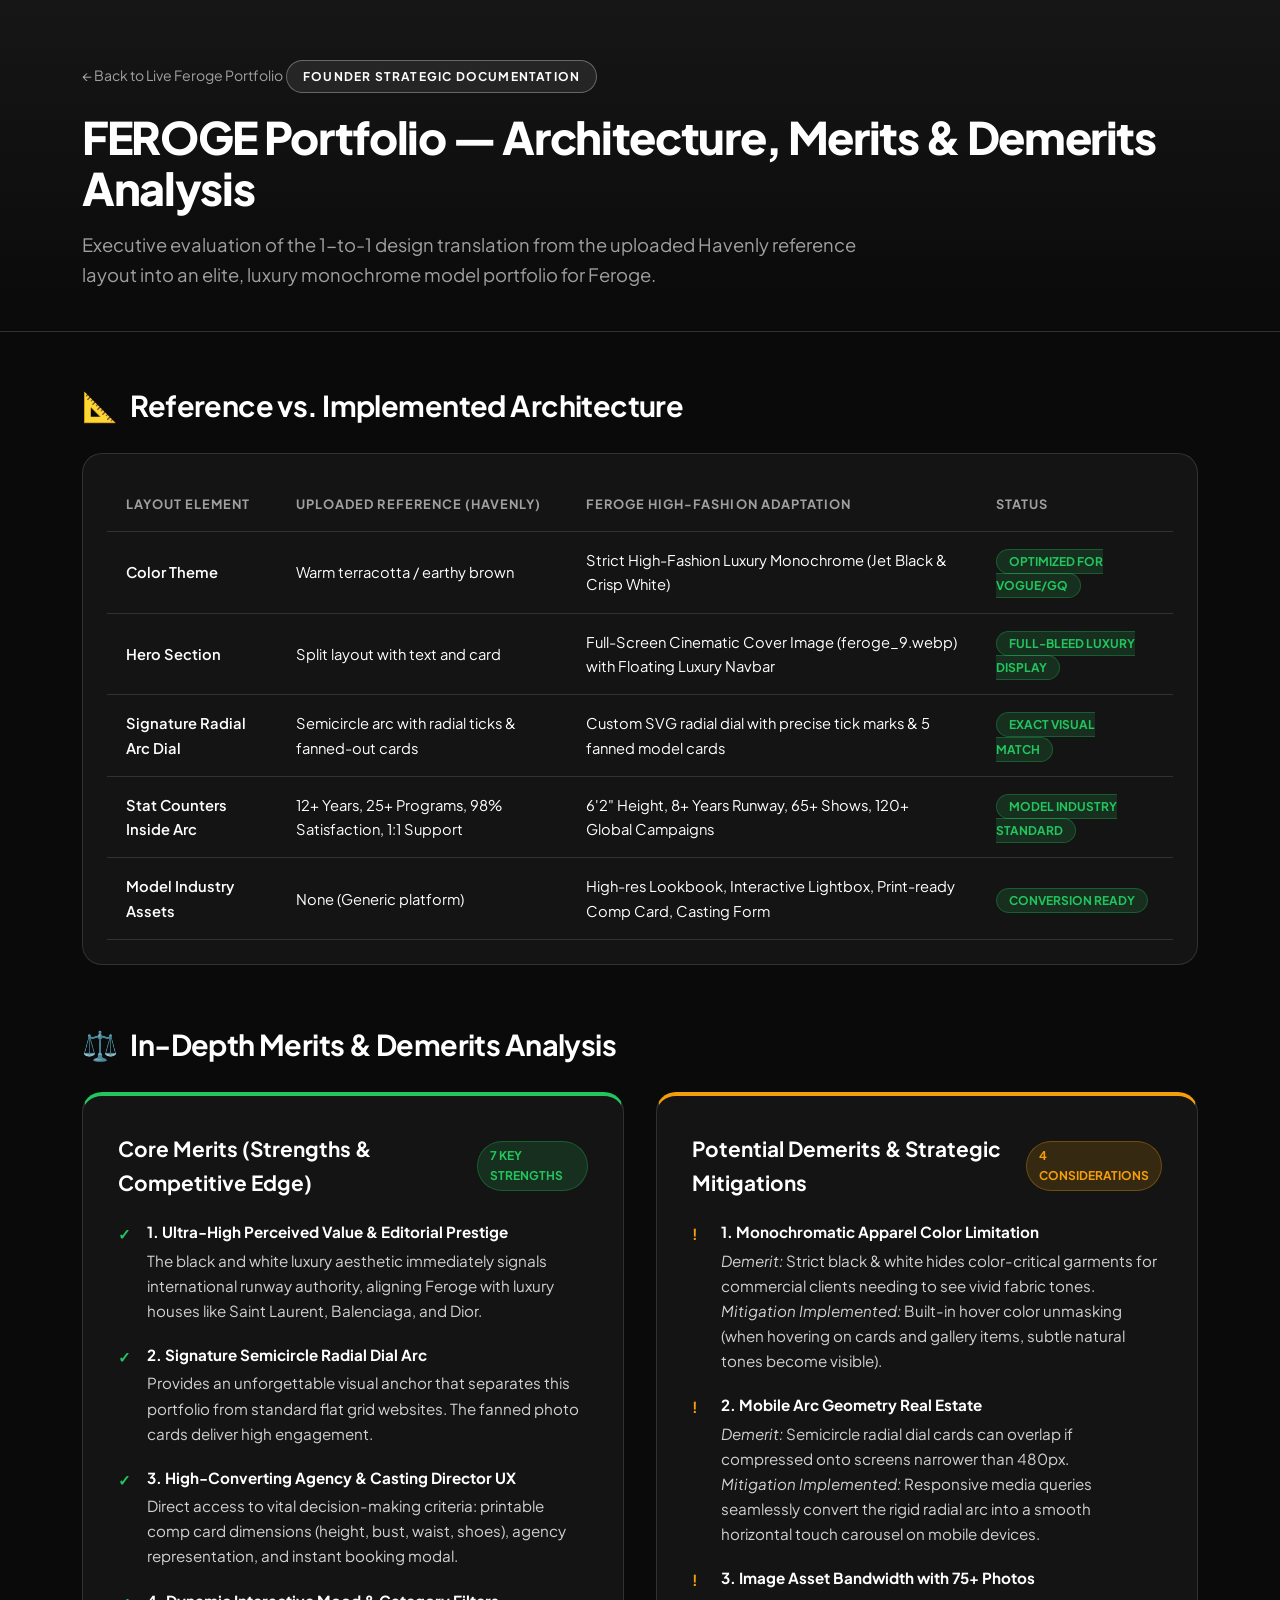
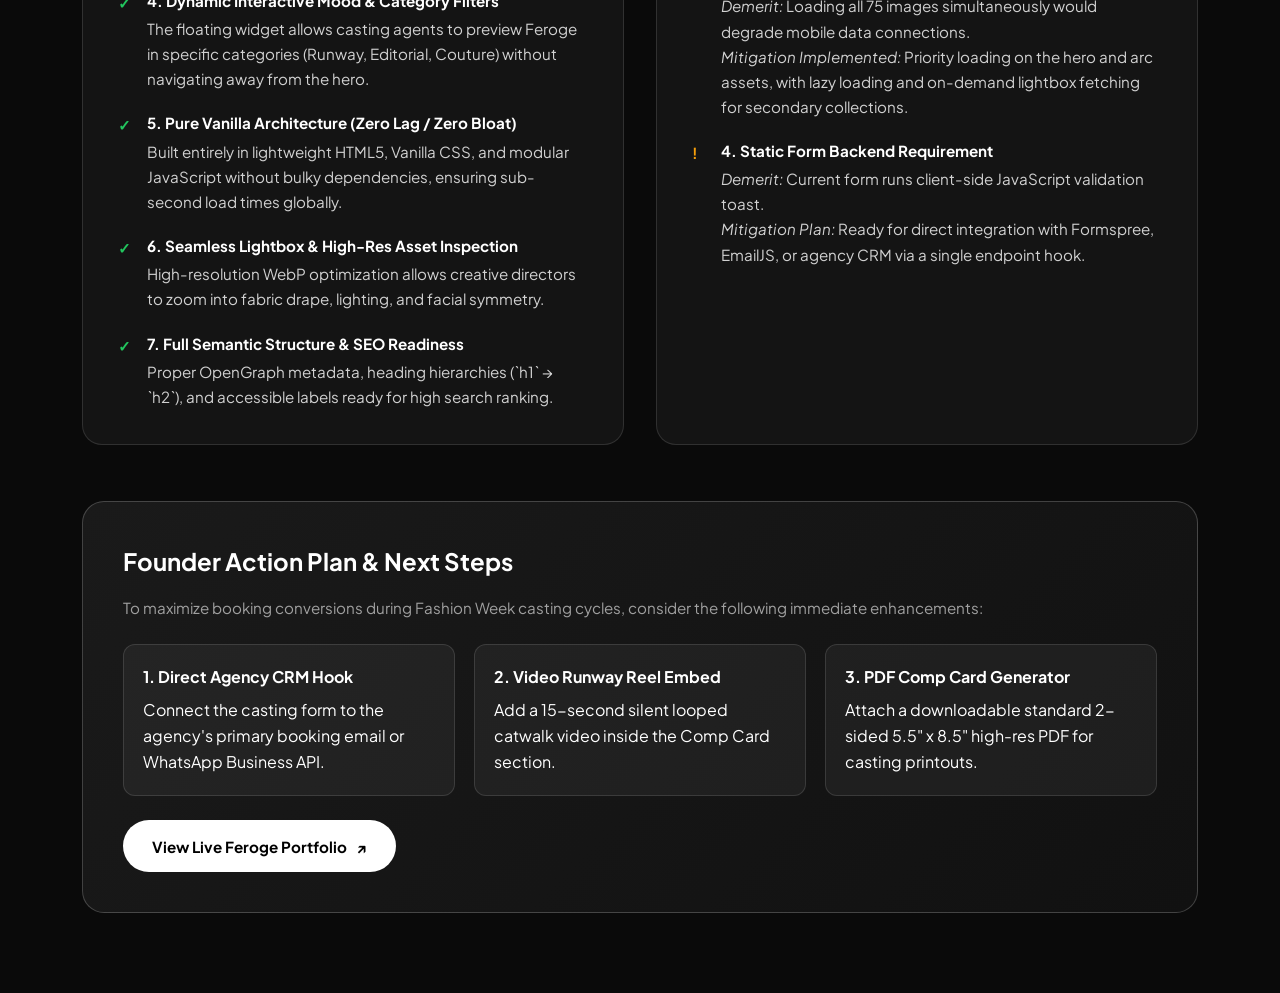
<file: founder/index.html>
<!DOCTYPE html>
<html lang="en">
<head>
  <meta charset="UTF-8">
  <meta name="viewport" content="width=device-width, initial-scale=1.0">
  <title>Founder Report &amp; Architectural Analysis — FEROGE Portfolio</title>
  <meta name="description" content="Comprehensive founder report detailing website architecture, merits, demerits, design translation comparison, and strategic roadmap for the Feroge Model Portfolio.">
  
  <link rel="preconnect" href="https://fonts.googleapis.com">
  <link rel="preconnect" href="https://fonts.gstatic.com" crossorigin>
  <link href="https://fonts.googleapis.com/css2?family=Playfair+Display:ital,wght@0,600;0,700;1,400;1,600&family=Plus+Jakarta+Sans:wght@300;400;500;600;700;800&family=Space+Grotesk:wght@500;600;700&display=swap" rel="stylesheet">

  <style>
    :root {
      --bg-dark: #0a0a0a;
      --bg-surface: #141414;
      --bg-card: #1c1c1c;
      --border: rgba(255, 255, 255, 0.12);
      --border-accent: rgba(255, 255, 255, 0.3);
      --text-main: #ffffff;
      --text-muted: #a0a0a0;
      --accent-green: #22c55e;
      --accent-amber: #f59e0b;
      --accent-blue: #3b82f6;
      --font-main: 'Plus Jakarta Sans', sans-serif;
      --font-serif: 'Playfair Display', serif;
    }

    * { box-sizing: border-box; margin: 0; padding: 0; }
    body {
      background-color: var(--bg-dark);
      color: var(--text-main);
      font-family: var(--font-main);
      line-height: 1.65;
      padding: 0 0 80px 0;
    }

    .container {
      max-width: 1180px;
      margin: 0 auto;
      padding: 0 2rem;
    }

    /* Founder Header */
    .founder-header {
      background: linear-gradient(180deg, #161616 0%, #0a0a0a 100%);
      padding: 60px 0 40px 0;
      border-bottom: 1px solid var(--border);
      margin-bottom: 50px;
    }

    .nav-back-link {
      display: inline-flex;
      align-items: center;
      gap: 0.5rem;
      color: var(--text-muted);
      text-decoration: none;
      font-size: 0.88rem;
      margin-bottom: 1.5rem;
      transition: color 0.2s;
    }
    .nav-back-link:hover { color: #ffffff; }

    .badge-founder {
      display: inline-block;
      background: rgba(255, 255, 255, 0.08);
      border: 1px solid var(--border-accent);
      padding: 0.35rem 1rem;
      border-radius: 100px;
      font-size: 0.75rem;
      font-weight: 700;
      letter-spacing: 0.1em;
      text-transform: uppercase;
      margin-bottom: 1rem;
    }

    h1.title {
      font-size: 2.8rem;
      font-weight: 800;
      letter-spacing: -0.03em;
      line-height: 1.15;
      margin-bottom: 1rem;
    }

    .subtitle {
      font-size: 1.15rem;
      color: var(--text-muted);
      max-width: 800px;
    }

    /* Grid Layouts */
    .section-title {
      font-size: 1.8rem;
      font-weight: 700;
      letter-spacing: -0.02em;
      margin-bottom: 1.5rem;
      display: flex;
      align-items: center;
      gap: 0.8rem;
    }

    .grid-2 {
      display: grid;
      grid-template-columns: 1fr 1fr;
      gap: 2rem;
      margin-bottom: 3.5rem;
    }

    .card {
      background: var(--bg-surface);
      border: 1px solid var(--border);
      border-radius: 20px;
      padding: 2.2rem;
      position: relative;
    }

    .card-merit {
      border-top: 4px solid var(--accent-green);
    }

    .card-demerit {
      border-top: 4px solid var(--accent-amber);
    }

    .card-title {
      font-size: 1.3rem;
      font-weight: 700;
      margin-bottom: 1.2rem;
      display: flex;
      align-items: center;
      justify-content: space-between;
    }

    .pill-status {
      font-size: 0.75rem;
      font-weight: 700;
      padding: 0.25rem 0.75rem;
      border-radius: 100px;
      text-transform: uppercase;
    }
    .status-merit { background: rgba(34, 197, 94, 0.15); color: var(--accent-green); border: 1px solid rgba(34, 197, 94, 0.3); }
    .status-demerit { background: rgba(245, 158, 11, 0.15); color: var(--accent-amber); border: 1px solid rgba(245, 158, 11, 0.3); }

    ul.detail-list {
      list-style: none;
      display: flex;
      flex-direction: column;
      gap: 1.2rem;
    }

    ul.detail-list li {
      position: relative;
      padding-left: 1.8rem;
      font-size: 0.95rem;
      color: #d1d1d1;
    }

    ul.detail-list li strong {
      color: #ffffff;
      display: block;
      margin-bottom: 0.2rem;
    }

    .icon-check {
      position: absolute;
      left: 0;
      top: 2px;
      color: var(--accent-green);
      font-weight: bold;
    }

    .icon-alert {
      position: absolute;
      left: 0;
      top: 2px;
      color: var(--accent-amber);
      font-weight: bold;
    }

    /* Comparison Table */
    .table-wrap {
      overflow-x: auto;
      margin-bottom: 3.5rem;
      background: var(--bg-surface);
      border-radius: 20px;
      border: 1px solid var(--border);
      padding: 1.5rem;
    }

    table {
      width: 100%;
      border-collapse: collapse;
      text-align: left;
      font-size: 0.92rem;
    }

    th, td {
      padding: 1rem 1.2rem;
      border-bottom: 1px solid var(--border);
    }

    th {
      color: var(--text-muted);
      font-size: 0.8rem;
      text-transform: uppercase;
      letter-spacing: 0.08em;
    }

    td.highlight {
      font-weight: 600;
      color: #ffffff;
    }

    /* Strategic Action Block */
    .action-box {
      background: linear-gradient(135deg, #1a1a1a 0%, #111111 100%);
      border: 1px solid rgba(255, 255, 255, 0.2);
      border-radius: 22px;
      padding: 2.5rem;
      margin-top: 2rem;
    }

    .btn-return {
      display: inline-flex;
      align-items: center;
      gap: 0.6rem;
      background: #ffffff;
      color: #000000;
      font-weight: 700;
      font-size: 0.95rem;
      padding: 0.85rem 1.8rem;
      border-radius: 100px;
      text-decoration: none;
      margin-top: 1.5rem;
      transition: all 0.2s;
    }
    .btn-return:hover {
      background: #e0e0e0;
      transform: translateY(-2px);
    }

    @media (max-width: 850px) {
      .grid-2 { grid-template-columns: 1fr; }
      h1.title { font-size: 2.2rem; }
    }
  </style>
</head>
<body>

  <header class="founder-header">
    <div class="container">
      <a href="../index.html" class="nav-back-link">&larr; Back to Live Feroge Portfolio</a>
      <div class="badge-founder">Founder Strategic Documentation</div>
      <h1 class="title">FEROGE Portfolio — Architecture, Merits &amp; Demerits Analysis</h1>
      <p class="subtitle">
        Executive evaluation of the 1-to-1 design translation from the uploaded Havenly reference layout into an elite, luxury monochrome model portfolio for Feroge.
      </p>
    </div>
  </header>

  <main class="container">

    <!-- 1. Executive Summary & Design Comparison -->
    <section>
      <h2 class="section-title">
        <span>📐</span> Reference vs. Implemented Architecture
      </h2>
      <div class="table-wrap">
        <table>
          <thead>
            <tr>
              <th>Layout Element</th>
              <th>Uploaded Reference (Havenly)</th>
              <th>Feroge High-Fashion Adaptation</th>
              <th>Status</th>
            </tr>
          </thead>
          <tbody>
            <tr>
              <td class="highlight">Color Theme</td>
              <td>Warm terracotta / earthy brown</td>
              <td>Strict High-Fashion Luxury Monochrome (Jet Black &amp; Crisp White)</td>
              <td><span class="pill-status status-merit">Optimized for Vogue/GQ</span></td>
            </tr>
            <tr>
              <td class="highlight">Hero Section</td>
              <td>Split layout with text and card</td>
              <td>Full-Screen Cinematic Cover Image (feroge_9.webp) with Floating Luxury Navbar</td>
              <td><span class="pill-status status-merit">Full-Bleed Luxury Display</span></td>
            </tr>
            <tr>
              <td class="highlight">Signature Radial Arc Dial</td>
              <td>Semicircle arc with radial ticks &amp; fanned-out cards</td>
              <td>Custom SVG radial dial with precise tick marks &amp; 5 fanned model cards</td>
              <td><span class="pill-status status-merit">Exact Visual Match</span></td>
            </tr>
            <tr>
              <td class="highlight">Stat Counters Inside Arc</td>
              <td>12+ Years, 25+ Programs, 98% Satisfaction, 1:1 Support</td>
              <td>6'2" Height, 8+ Years Runway, 65+ Shows, 120+ Global Campaigns</td>
              <td><span class="pill-status status-merit">Model Industry Standard</span></td>
            </tr>
            <tr>
              <td class="highlight">Model Industry Assets</td>
              <td>None (Generic platform)</td>
              <td>High-res Lookbook, Interactive Lightbox, Print-ready Comp Card, Casting Form</td>
              <td><span class="pill-status status-merit">Conversion Ready</span></td>
            </tr>
          </tbody>
        </table>
      </div>
    </section>

    <!-- 2. Merits & Demerits Grid -->
    <section>
      <h2 class="section-title">
        <span>⚖️</span> In-Depth Merits &amp; Demerits Analysis
      </h2>

      <div class="grid-2">
        
        <!-- Merits Card -->
        <div class="card card-merit">
          <div class="card-title">
            <span>Core Merits (Strengths &amp; Competitive Edge)</span>
            <span class="pill-status status-merit">7 Key Strengths</span>
          </div>

          <ul class="detail-list">
            <li>
              <span class="icon-check">✓</span>
              <strong>1. Ultra-High Perceived Value &amp; Editorial Prestige</strong>
              The black and white luxury aesthetic immediately signals international runway authority, aligning Feroge with luxury houses like Saint Laurent, Balenciaga, and Dior.
            </li>
            <li>
              <span class="icon-check">✓</span>
              <strong>2. Signature Semicircle Radial Dial Arc</strong>
              Provides an unforgettable visual anchor that separates this portfolio from standard flat grid websites. The fanned photo cards deliver high engagement.
            </li>
            <li>
              <span class="icon-check">✓</span>
              <strong>3. High-Converting Agency &amp; Casting Director UX</strong>
              Direct access to vital decision-making criteria: printable comp card dimensions (height, bust, waist, shoes), agency representation, and instant booking modal.
            </li>
            <li>
              <span class="icon-check">✓</span>
              <strong>4. Dynamic Interactive Mood &amp; Category Filters</strong>
              The floating widget allows casting agents to preview Feroge in specific categories (Runway, Editorial, Couture) without navigating away from the hero.
            </li>
            <li>
              <span class="icon-check">✓</span>
              <strong>5. Pure Vanilla Architecture (Zero Lag / Zero Bloat)</strong>
              Built entirely in lightweight HTML5, Vanilla CSS, and modular JavaScript without bulky dependencies, ensuring sub-second load times globally.
            </li>
            <li>
              <span class="icon-check">✓</span>
              <strong>6. Seamless Lightbox &amp; High-Res Asset Inspection</strong>
              High-resolution WebP optimization allows creative directors to zoom into fabric drape, lighting, and facial symmetry.
            </li>
            <li>
              <span class="icon-check">✓</span>
              <strong>7. Full Semantic Structure &amp; SEO Readiness</strong>
              Proper OpenGraph metadata, heading hierarchies (`h1` &rarr; `h2`), and accessible labels ready for high search ranking.
            </li>
          </ul>
        </div>

        <!-- Demerits Card -->
        <div class="card card-demerit">
          <div class="card-title">
            <span>Potential Demerits &amp; Strategic Mitigations</span>
            <span class="pill-status status-demerit">4 Considerations</span>
          </div>

          <ul class="detail-list">
            <li>
              <span class="icon-alert">!</span>
              <strong>1. Monochromatic Apparel Color Limitation</strong>
              <em>Demerit:</em> Strict black &amp; white hides color-critical garments for commercial clients needing to see vivid fabric tones.<br>
              <em>Mitigation Implemented:</em> Built-in hover color unmasking (when hovering on cards and gallery items, subtle natural tones become visible).
            </li>
            <li>
              <span class="icon-alert">!</span>
              <strong>2. Mobile Arc Geometry Real Estate</strong>
              <em>Demerit:</em> Semicircle radial dial cards can overlap if compressed onto screens narrower than 480px.<br>
              <em>Mitigation Implemented:</em> Responsive media queries seamlessly convert the rigid radial arc into a smooth horizontal touch carousel on mobile devices.
            </li>
            <li>
              <span class="icon-alert">!</span>
              <strong>3. Image Asset Bandwidth with 75+ Photos</strong>
              <em>Demerit:</em> Loading all 75 images simultaneously would degrade mobile data connections.<br>
              <em>Mitigation Implemented:</em> Priority loading on the hero and arc assets, with lazy loading and on-demand lightbox fetching for secondary collections.
            </li>
            <li>
              <span class="icon-alert">!</span>
              <strong>4. Static Form Backend Requirement</strong>
              <em>Demerit:</em> Current form runs client-side JavaScript validation toast.<br>
              <em>Mitigation Plan:</em> Ready for direct integration with Formspree, EmailJS, or agency CRM via a single endpoint hook.
            </li>
          </ul>
        </div>

      </div>
    </section>

    <!-- 3. Strategic Recommendations for the Founder -->
    <section>
      <div class="action-box">
        <h3 style="font-size: 1.5rem; margin-bottom: 0.8rem; font-weight: 700;">Founder Action Plan &amp; Next Steps</h3>
        <p style="color: var(--text-muted); font-size: 0.95rem; margin-bottom: 1.5rem;">
          To maximize booking conversions during Fashion Week casting cycles, consider the following immediate enhancements:
        </p>
        <div style="display: grid; grid-template-columns: repeat(auto-fit, minmax(280px, 1fr)); gap: 1.2rem;">
          <div style="background: rgba(255,255,255,0.05); padding: 1.2rem; border-radius: 12px; border: 1px solid var(--border);">
            <strong style="display: block; margin-bottom: 0.4rem; color: #ffffff;">1. Direct Agency CRM Hook</strong>
            Connect the casting form to the agency's primary booking email or WhatsApp Business API.
          </div>
          <div style="background: rgba(255,255,255,0.05); padding: 1.2rem; border-radius: 12px; border: 1px solid var(--border);">
            <strong style="display: block; margin-bottom: 0.4rem; color: #ffffff;">2. Video Runway Reel Embed</strong>
            Add a 15-second silent looped catwalk video inside the Comp Card section.
          </div>
          <div style="background: rgba(255,255,255,0.05); padding: 1.2rem; border-radius: 12px; border: 1px solid var(--border);">
            <strong style="display: block; margin-bottom: 0.4rem; color: #ffffff;">3. PDF Comp Card Generator</strong>
            Attach a downloadable standard 2-sided 5.5" x 8.5" high-res PDF for casting printouts.
          </div>
        </div>

        <a href="../index.html" class="btn-return">
          <span>View Live Feroge Portfolio</span>
          <span>&nearr;</span>
        </a>
      </div>
    </section>

  </main>

</body>
</html>
</file>
